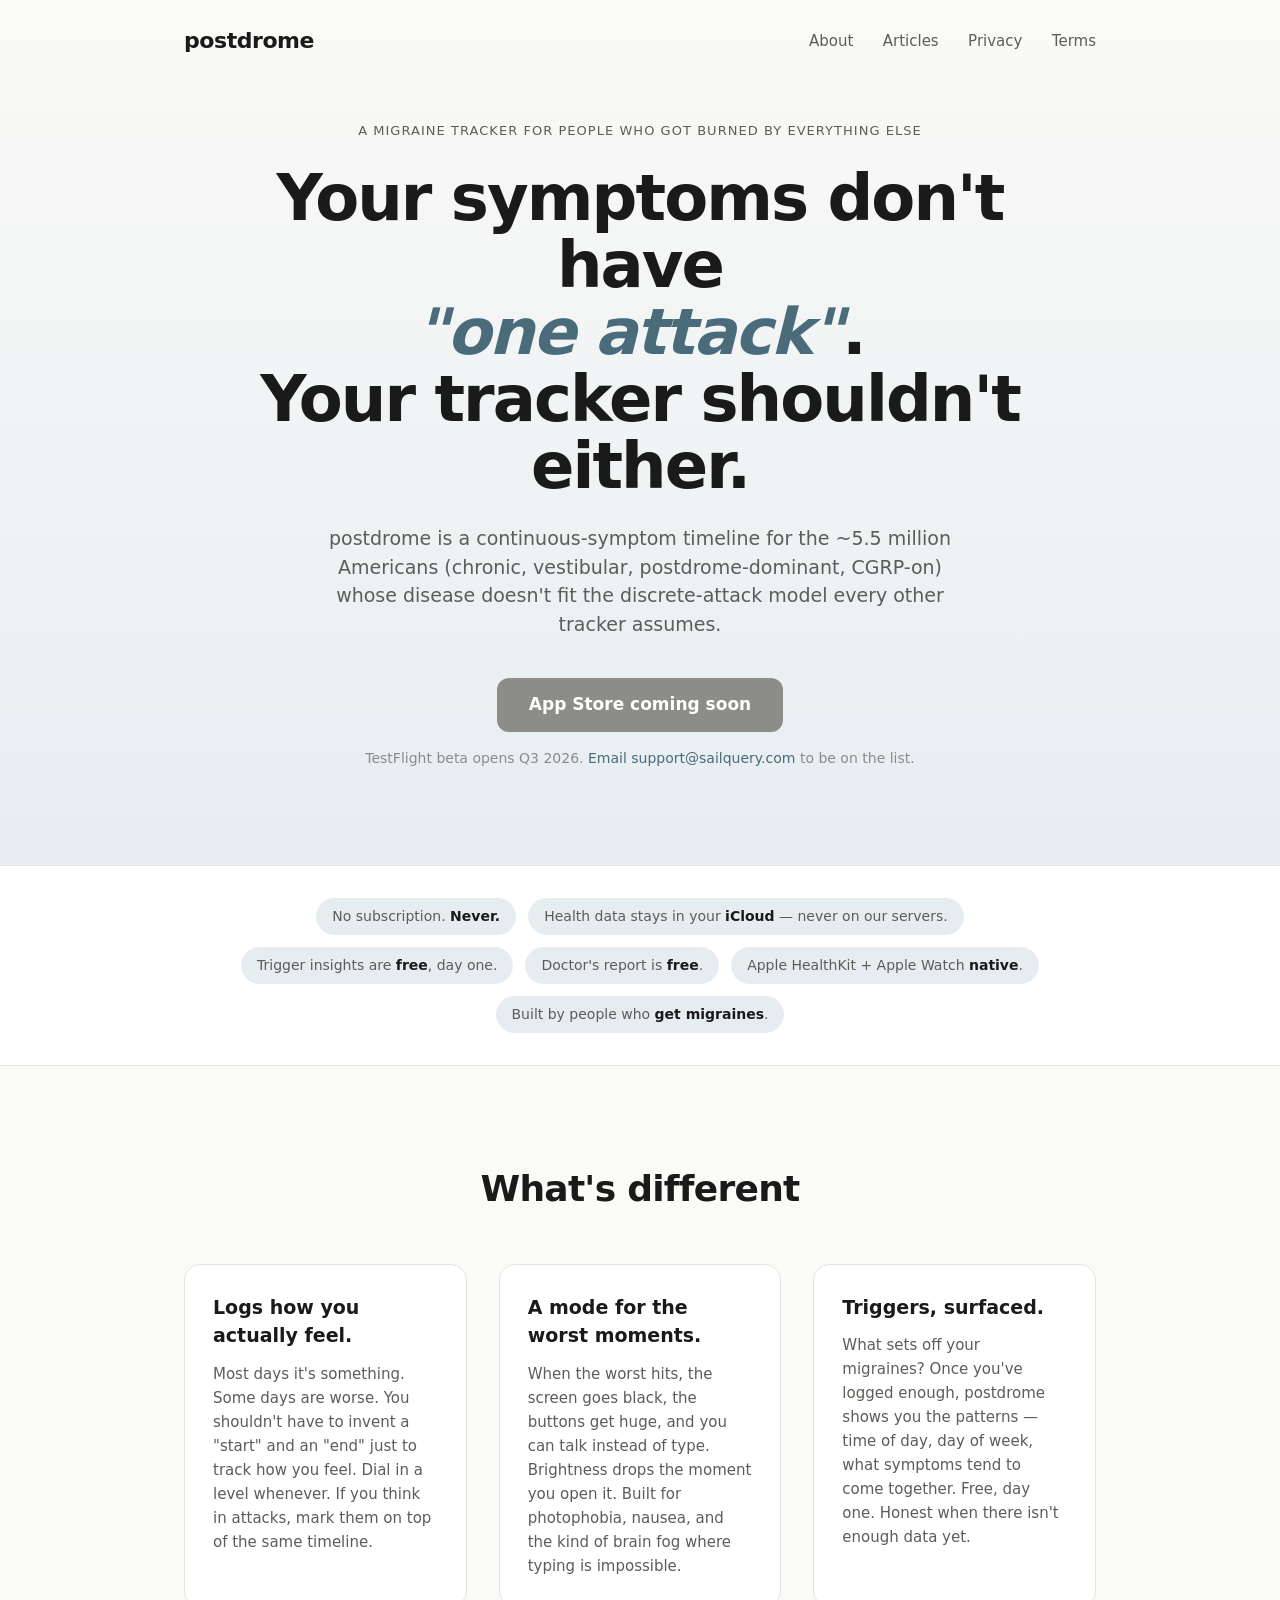
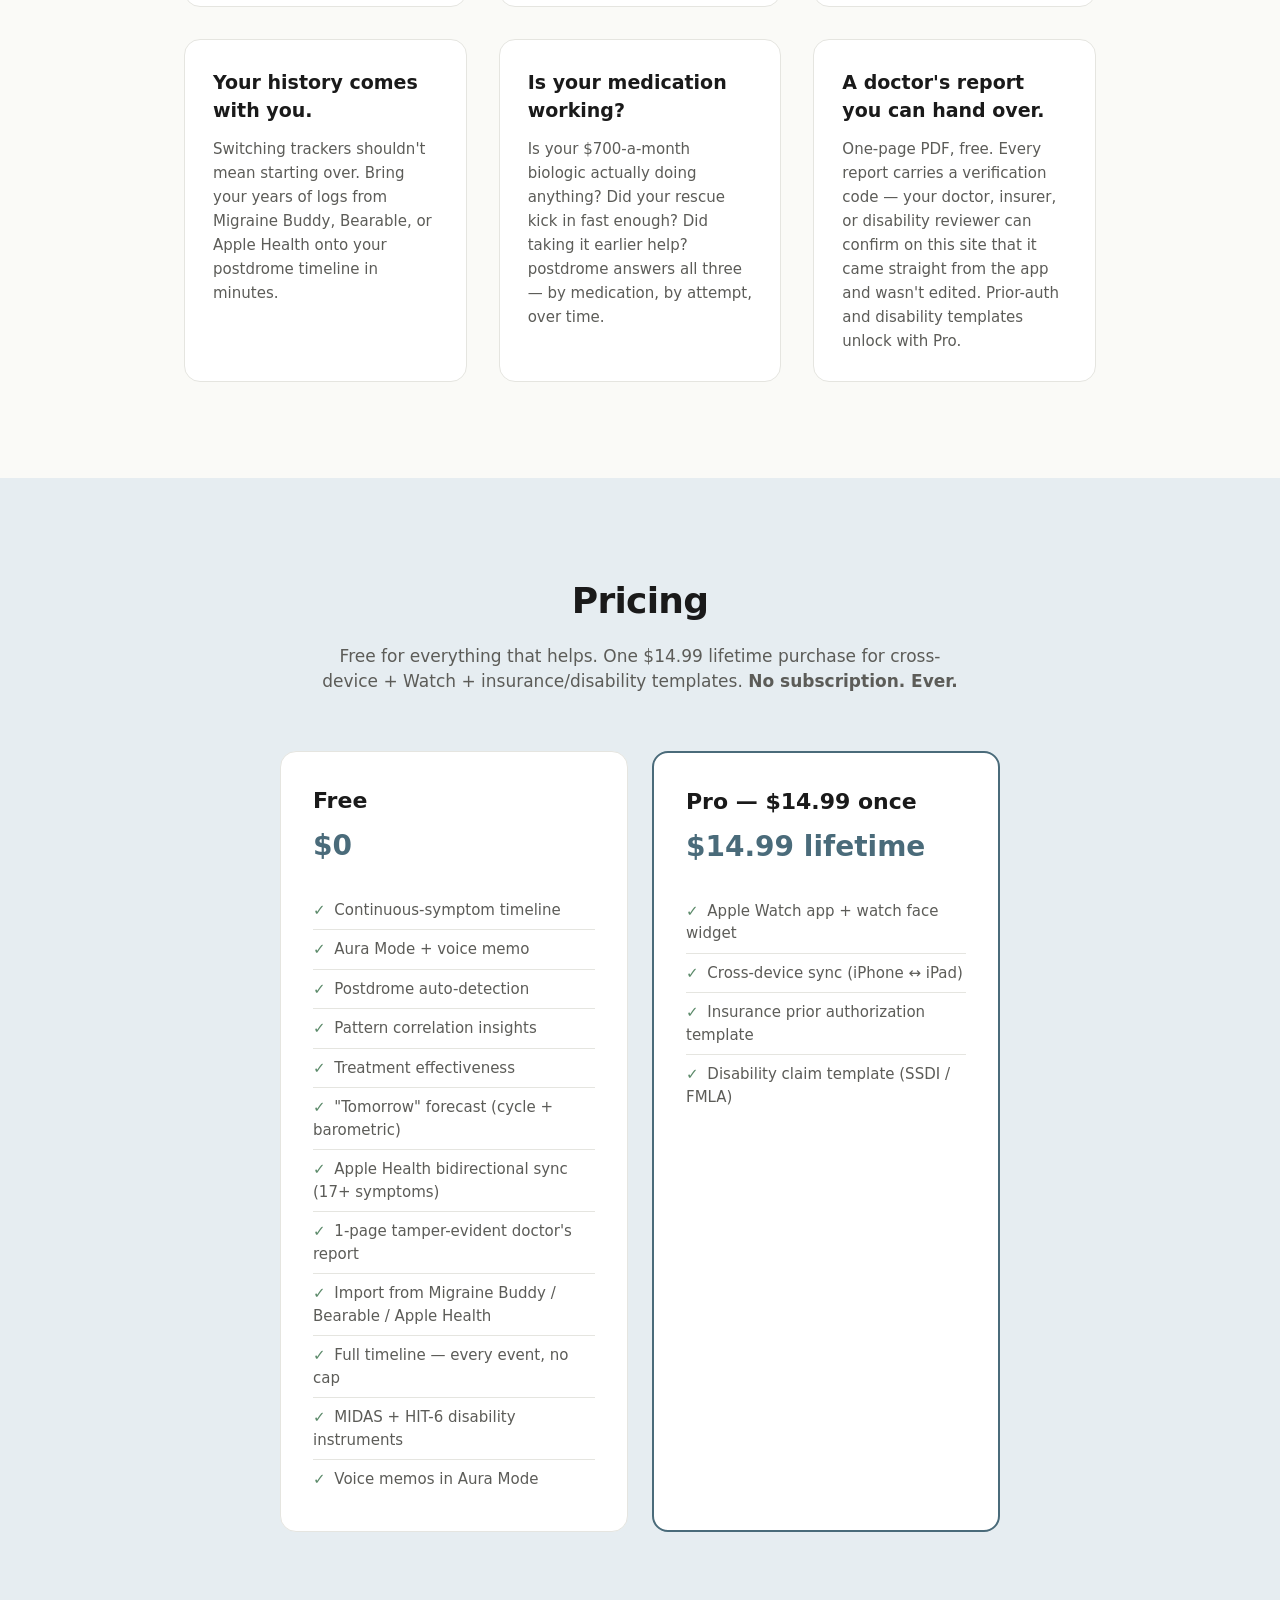
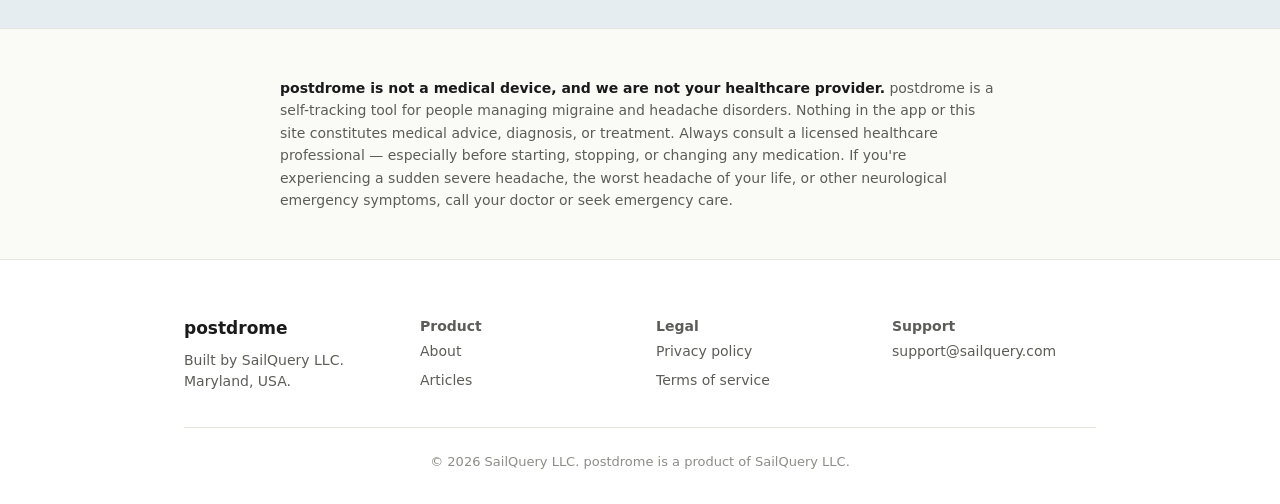
<file: index.html>
<!DOCTYPE html>
<html lang="en">
<head>
  <meta charset="UTF-8">
  <meta name="viewport" content="width=device-width, initial-scale=1.0">
  <title>postdrome — the migraine tracker for people whose symptoms don't fit "one attack"</title>
  <meta name="description" content="postdrome is a continuous-symptom migraine tracker for chronic and vestibular sufferers. Free trigger insights, free doctor's report, no subscription ever. Health data stays in your iCloud.">
  <meta name="keywords" content="migraine tracker, vestibular migraine, chronic migraine, headache tracker, migraine app, postdrome, no subscription">

  <!-- Open Graph -->
  <meta property="og:type" content="website">
  <meta property="og:title" content="postdrome — the migraine tracker that doesn't paywall the answer">
  <meta property="og:description" content="Continuous-symptom timeline. Free trigger insights. Free doctor's report. No subscription, ever. Health data stays in your iCloud.">
  <meta property="og:url" content="https://postdrome.app">

  <!-- schema.org -->
  <script type="application/ld+json">
  {
    "@context": "https://schema.org",
    "@type": "SoftwareApplication",
    "name": "postdrome",
    "applicationCategory": "HealthApplication",
    "operatingSystem": "iOS",
    "offers": {
      "@type": "Offer",
      "price": "0",
      "priceCurrency": "USD"
    },
    "publisher": {
      "@type": "Organization",
      "name": "SailQuery LLC"
    }
  }
  </script>

  <link rel="stylesheet" href="/styles.css">
  <link rel="icon" type="image/svg+xml" href="/assets/favicon.svg">
  <link rel="icon" type="image/png" href="/assets/favicon.png">
  <link rel="apple-touch-icon" href="/assets/favicon.png">
</head>
<body>

<header class="hero">
  <nav>
    <div class="logo">postdrome</div>
    <div class="nav-links">
      <a href="/about">About</a>
      <a href="/articles">Articles</a>
      <a href="/legal/privacy">Privacy</a>
      <a href="/legal/terms">Terms</a>
    </div>
  </nav>

  <div class="hero-content">
    <p class="eyebrow">A migraine tracker for people who got burned by everything else</p>
    <h1>Your symptoms don't have<br><em>"one attack"</em>.<br>Your tracker shouldn't either.</h1>
    <p class="subhead">postdrome is a continuous-symptom timeline for the ~5.5 million Americans (chronic, vestibular, postdrome-dominant, CGRP-on) whose disease doesn't fit the discrete-attack model every other tracker assumes.</p>
    <a href="#" class="cta-primary disabled" aria-disabled="true">App Store coming soon</a>
    <p class="cta-note">TestFlight beta opens Q3 2026. <a href="mailto:support@sailquery.com?subject=postdrome%20beta">Email support@sailquery.com</a> to be on the list.</p>
  </div>
</header>

<section class="trust-pills">
  <div class="container">
    <ul>
      <li>No subscription. <strong>Never.</strong></li>
      <li>Health data stays in your <strong>iCloud</strong> &mdash; never on our servers.</li>
      <li>Trigger insights are <strong>free</strong>, day one.</li>
      <li>Doctor's report is <strong>free</strong>.</li>
      <li>Apple HealthKit + Apple Watch <strong>native</strong>.</li>
      <li>Built by people who <strong>get migraines</strong>.</li>
    </ul>
  </div>
</section>

<section class="how">
  <div class="container">
    <h2>What's different</h2>
    <div class="how-grid">
      <div class="how-item">
        <h3>Logs how you actually feel.</h3>
        <p>Most days it's something. Some days are worse. You shouldn't have to invent a "start" and an "end" just to track how you feel. Dial in a level whenever. If you think in attacks, mark them on top of the same timeline.</p>
      </div>
      <div class="how-item">
        <h3>A mode for the worst moments.</h3>
        <p>When the worst hits, the screen goes black, the buttons get huge, and you can talk instead of type. Brightness drops the moment you open it. Built for photophobia, nausea, and the kind of brain fog where typing is impossible.</p>
      </div>
      <div class="how-item">
        <h3>Triggers, surfaced.</h3>
        <p>What sets off your migraines? Once you've logged enough, postdrome shows you the patterns &mdash; time of day, day of week, what symptoms tend to come together. Free, day one. Honest when there isn't enough data yet.</p>
      </div>
      <div class="how-item">
        <h3>Your history comes with you.</h3>
        <p>Switching trackers shouldn't mean starting over. Bring your years of logs from Migraine Buddy, Bearable, or Apple Health onto your postdrome timeline in minutes.</p>
      </div>
      <div class="how-item">
        <h3>Is your medication working?</h3>
        <p>Is your $700-a-month biologic actually doing anything? Did your rescue kick in fast enough? Did taking it earlier help? postdrome answers all three &mdash; by medication, by attempt, over time.</p>
      </div>
      <div class="how-item">
        <h3>A doctor's report you can hand over.</h3>
        <p>One-page PDF, free. Every report carries a verification code &mdash; your doctor, insurer, or disability reviewer can confirm on this site that it came straight from the app and wasn't edited. Prior-auth and disability templates unlock with Pro.</p>
      </div>
    </div>
  </div>
</section>

<section class="pricing">
  <div class="container">
    <h2>Pricing</h2>
    <p class="pricing-subtitle">Free for everything that helps. One $14.99 lifetime purchase for cross-device + Watch + insurance/disability templates. <strong>No subscription. Ever.</strong></p>

    <div class="pricing-grid">
      <div class="tier">
        <h3>Free</h3>
        <p class="price">$0</p>
        <ul>
          <li>Continuous-symptom timeline</li>
          <li>Aura Mode + voice memo</li>
          <li>Postdrome auto-detection</li>
          <li>Pattern correlation insights</li>
          <li>Treatment effectiveness</li>
          <li>"Tomorrow" forecast (cycle + barometric)</li>
          <li>Apple Health bidirectional sync (17+ symptoms)</li>
          <li>1-page tamper-evident doctor's report</li>
          <li>Import from Migraine Buddy / Bearable / Apple Health</li>
          <li>Full timeline &mdash; every event, no cap</li>
          <li>MIDAS + HIT-6 disability instruments</li>
          <li>Voice memos in Aura Mode</li>
        </ul>
      </div>
      <div class="tier highlight">
        <h3>Pro &mdash; $14.99 once</h3>
        <p class="price">$14.99 lifetime</p>
        <ul>
          <li>Apple Watch app + watch face widget</li>
          <li>Cross-device sync (iPhone &harr; iPad)</li>
          <li>Insurance prior authorization template</li>
          <li>Disability claim template (SSDI / FMLA)</li>
        </ul>
      </div>
    </div>
  </div>
</section>

<section class="health-disclaimer">
  <div class="container">
    <p><strong>postdrome is not a medical device, and we are not your healthcare provider.</strong> postdrome is a self-tracking tool for people managing migraine and headache disorders. Nothing in the app or this site constitutes medical advice, diagnosis, or treatment. Always consult a licensed healthcare professional &mdash; especially before starting, stopping, or changing any medication. If you're experiencing a sudden severe headache, the worst headache of your life, or other neurological emergency symptoms, call your doctor or seek emergency care.</p>
  </div>
</section>

<footer>
  <div class="container">
    <div class="footer-grid">
      <div>
        <p class="logo">postdrome</p>
        <p>Built by SailQuery LLC. Maryland, USA.</p>
      </div>
      <div>
        <p><strong>Product</strong></p>
        <a href="/about">About</a>
        <a href="/articles">Articles</a>
      </div>
      <div>
        <p><strong>Legal</strong></p>
        <a href="/legal/privacy">Privacy policy</a>
        <a href="/legal/terms">Terms of service</a>
      </div>
      <div>
        <p><strong>Support</strong></p>
        <a href="mailto:support@sailquery.com">support@sailquery.com</a>
      </div>
    </div>
    <p class="copyright">&copy; 2026 SailQuery LLC. postdrome is a product of SailQuery LLC.</p>
  </div>
</footer>

</body>
</html>
</file>
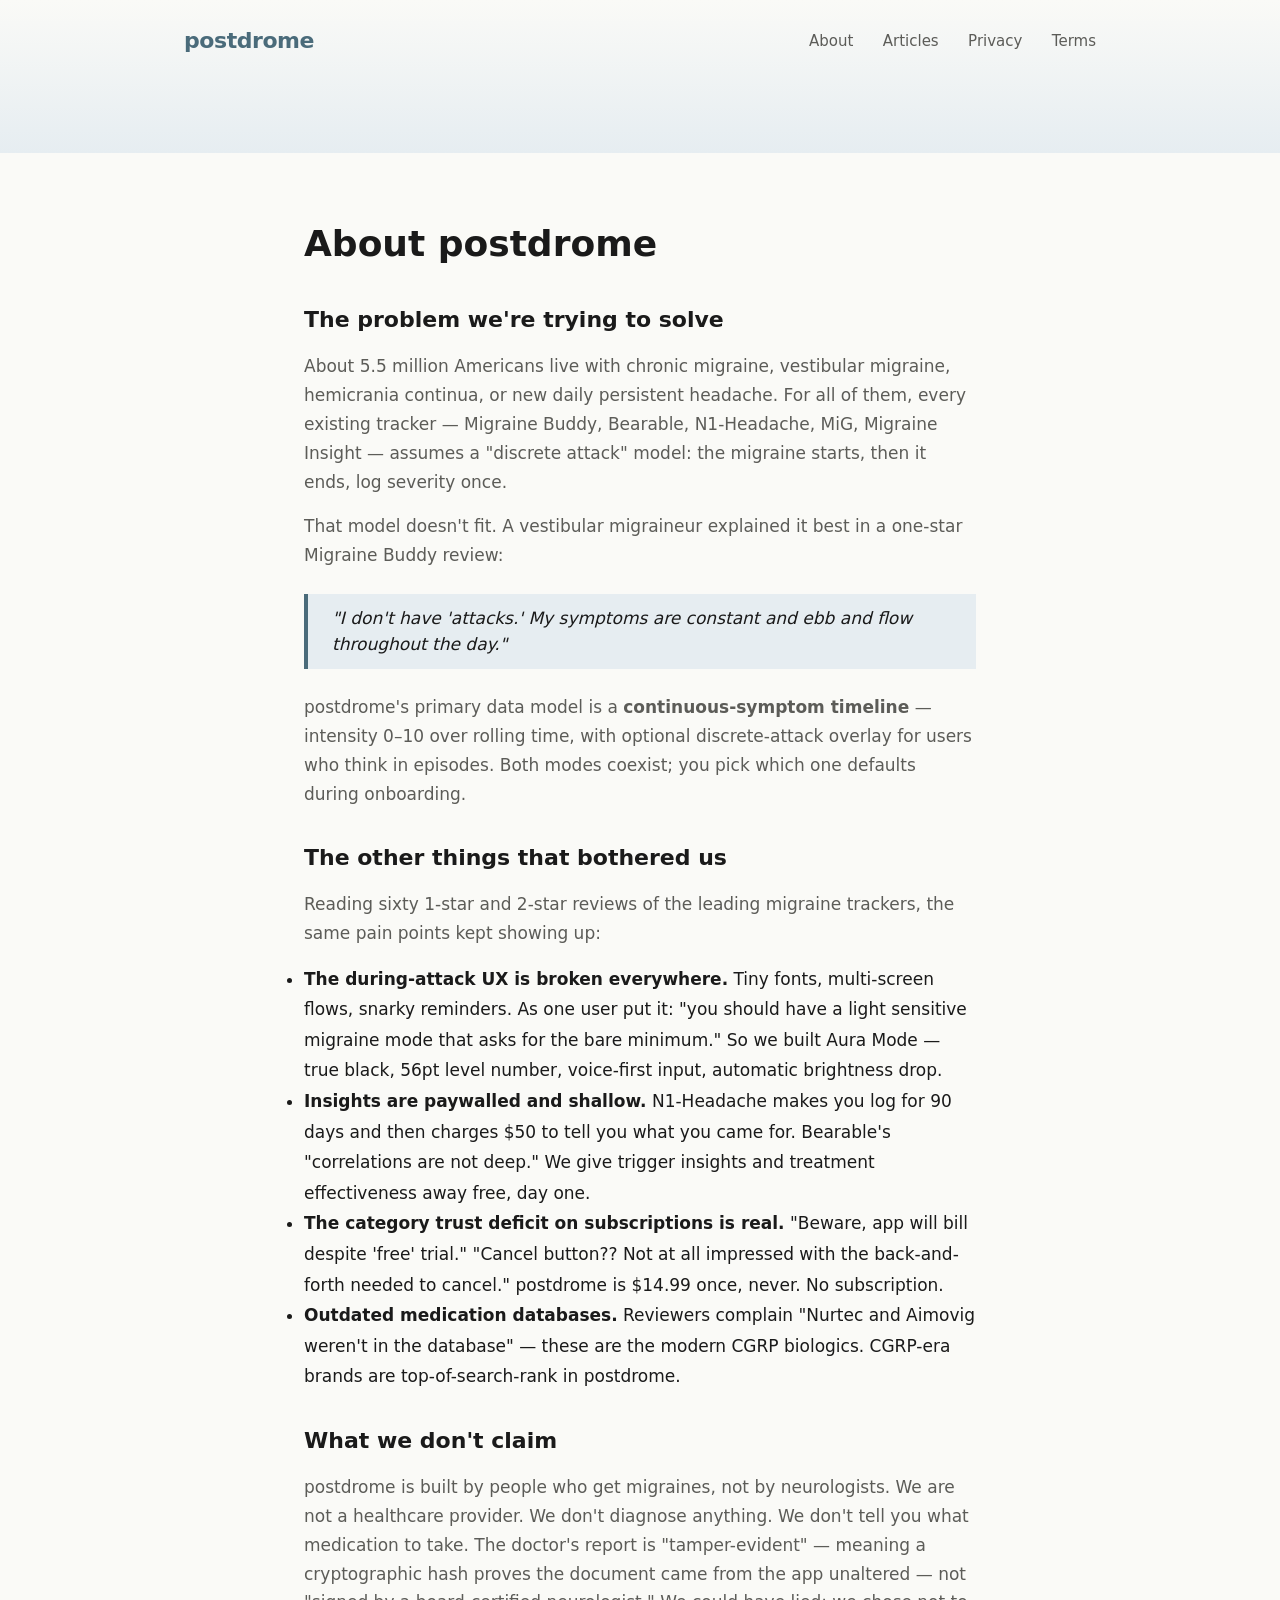
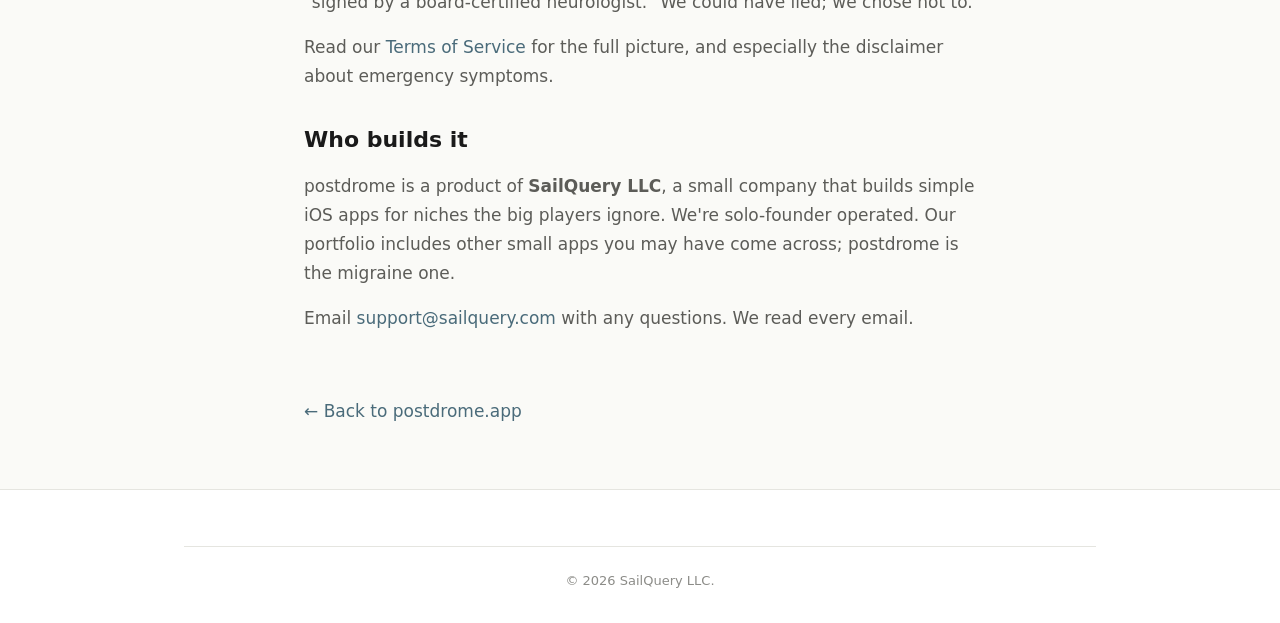
<file: about/index.html>
<!DOCTYPE html>
<html lang="en">
<head>
  <meta charset="UTF-8">
  <meta name="viewport" content="width=device-width, initial-scale=1.0">
  <title>About — postdrome</title>
  <meta name="description" content="Why postdrome exists. Built for the chronic and vestibular migraine sufferers other apps weren't designed for.">
  <link rel="stylesheet" href="/styles.css">
  <link rel="icon" type="image/svg+xml" href="/assets/favicon.svg">
  <link rel="icon" type="image/png" href="/assets/favicon.png">
  <link rel="apple-touch-icon" href="/assets/favicon.png">
</head>
<body>

<header class="hero" style="padding-bottom: 32px;">
  <nav>
    <div class="logo"><a href="/">postdrome</a></div>
    <div class="nav-links">
      <a href="/about">About</a>
      <a href="/articles">Articles</a>
      <a href="/legal/privacy">Privacy</a>
      <a href="/legal/terms">Terms</a>
    </div>
  </nav>
</header>

<main class="legal">
  <h1>About postdrome</h1>

  <h2>The problem we're trying to solve</h2>
  <p>About 5.5 million Americans live with chronic migraine, vestibular migraine, hemicrania continua, or new daily persistent headache. For all of them, every existing tracker — Migraine Buddy, Bearable, N1-Headache, MiG, Migraine Insight — assumes a "discrete attack" model: the migraine starts, then it ends, log severity once.</p>
  <p>That model doesn't fit. A vestibular migraineur explained it best in a one-star Migraine Buddy review:</p>
  <blockquote style="border-left: 4px solid #4a6b7a; padding: 12px 24px; background: #e6edf1; margin: 24px 0; font-style: italic;">
    "I don't have 'attacks.' My symptoms are constant and ebb and flow throughout the day."
  </blockquote>
  <p>postdrome's primary data model is a <strong>continuous-symptom timeline</strong> — intensity 0–10 over rolling time, with optional discrete-attack overlay for users who think in episodes. Both modes coexist; you pick which one defaults during onboarding.</p>

  <h2>The other things that bothered us</h2>
  <p>Reading sixty 1-star and 2-star reviews of the leading migraine trackers, the same pain points kept showing up:</p>
  <ul style="margin-bottom: 24px; line-height: 1.8;">
    <li><strong>The during-attack UX is broken everywhere.</strong> Tiny fonts, multi-screen flows, snarky reminders. As one user put it: "you should have a light sensitive migraine mode that asks for the bare minimum." So we built Aura Mode — true black, 56pt level number, voice-first input, automatic brightness drop.</li>
    <li><strong>Insights are paywalled and shallow.</strong> N1-Headache makes you log for 90 days and then charges $50 to tell you what you came for. Bearable's "correlations are not deep." We give trigger insights and treatment effectiveness away free, day one.</li>
    <li><strong>The category trust deficit on subscriptions is real.</strong> "Beware, app will bill despite 'free' trial." "Cancel button?? Not at all impressed with the back-and-forth needed to cancel." postdrome is $14.99 once, never. No subscription.</li>
    <li><strong>Outdated medication databases.</strong> Reviewers complain "Nurtec and Aimovig weren't in the database" — these are the modern CGRP biologics. CGRP-era brands are top-of-search-rank in postdrome.</li>
  </ul>

  <h2>What we don't claim</h2>
  <p>postdrome is built by people who get migraines, not by neurologists. We are not a healthcare provider. We don't diagnose anything. We don't tell you what medication to take. The doctor's report is "tamper-evident" — meaning a cryptographic hash proves the document came from the app unaltered — not "signed by a board-certified neurologist." We could have lied; we chose not to.</p>
  <p>Read our <a href="/legal/terms">Terms of Service</a> for the full picture, and especially the disclaimer about emergency symptoms.</p>

  <h2>Who builds it</h2>
  <p>postdrome is a product of <strong>SailQuery LLC</strong>, a small company that builds simple iOS apps for niches the big players ignore. We're solo-founder operated. Our portfolio includes other small apps you may have come across; postdrome is the migraine one.</p>
  <p>Email <a href="mailto:support@sailquery.com">support@sailquery.com</a> with any questions. We read every email.</p>

  <p style="margin-top: 64px;"><a href="/">&larr; Back to postdrome.app</a></p>
</main>

<footer>
  <div class="container">
    <p class="copyright">&copy; 2026 SailQuery LLC.</p>
  </div>
</footer>

</body>
</html>
</file>
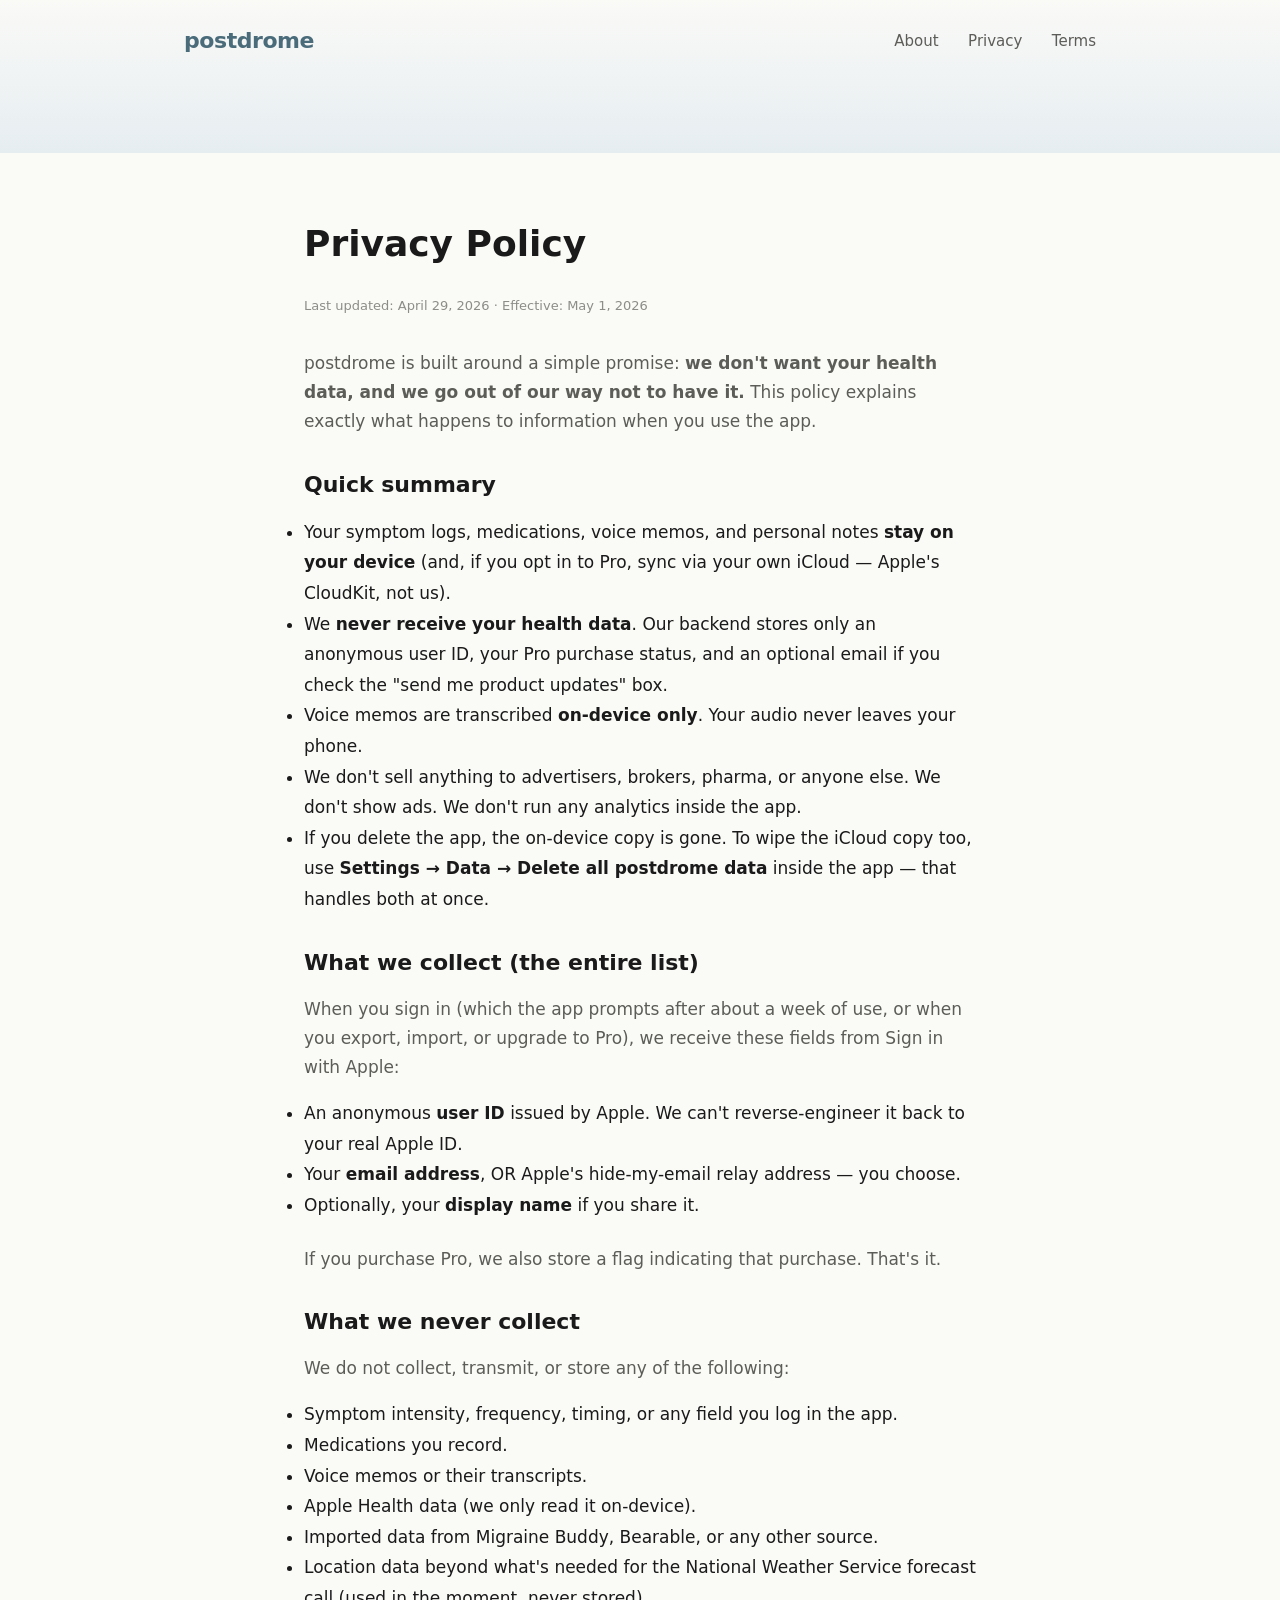
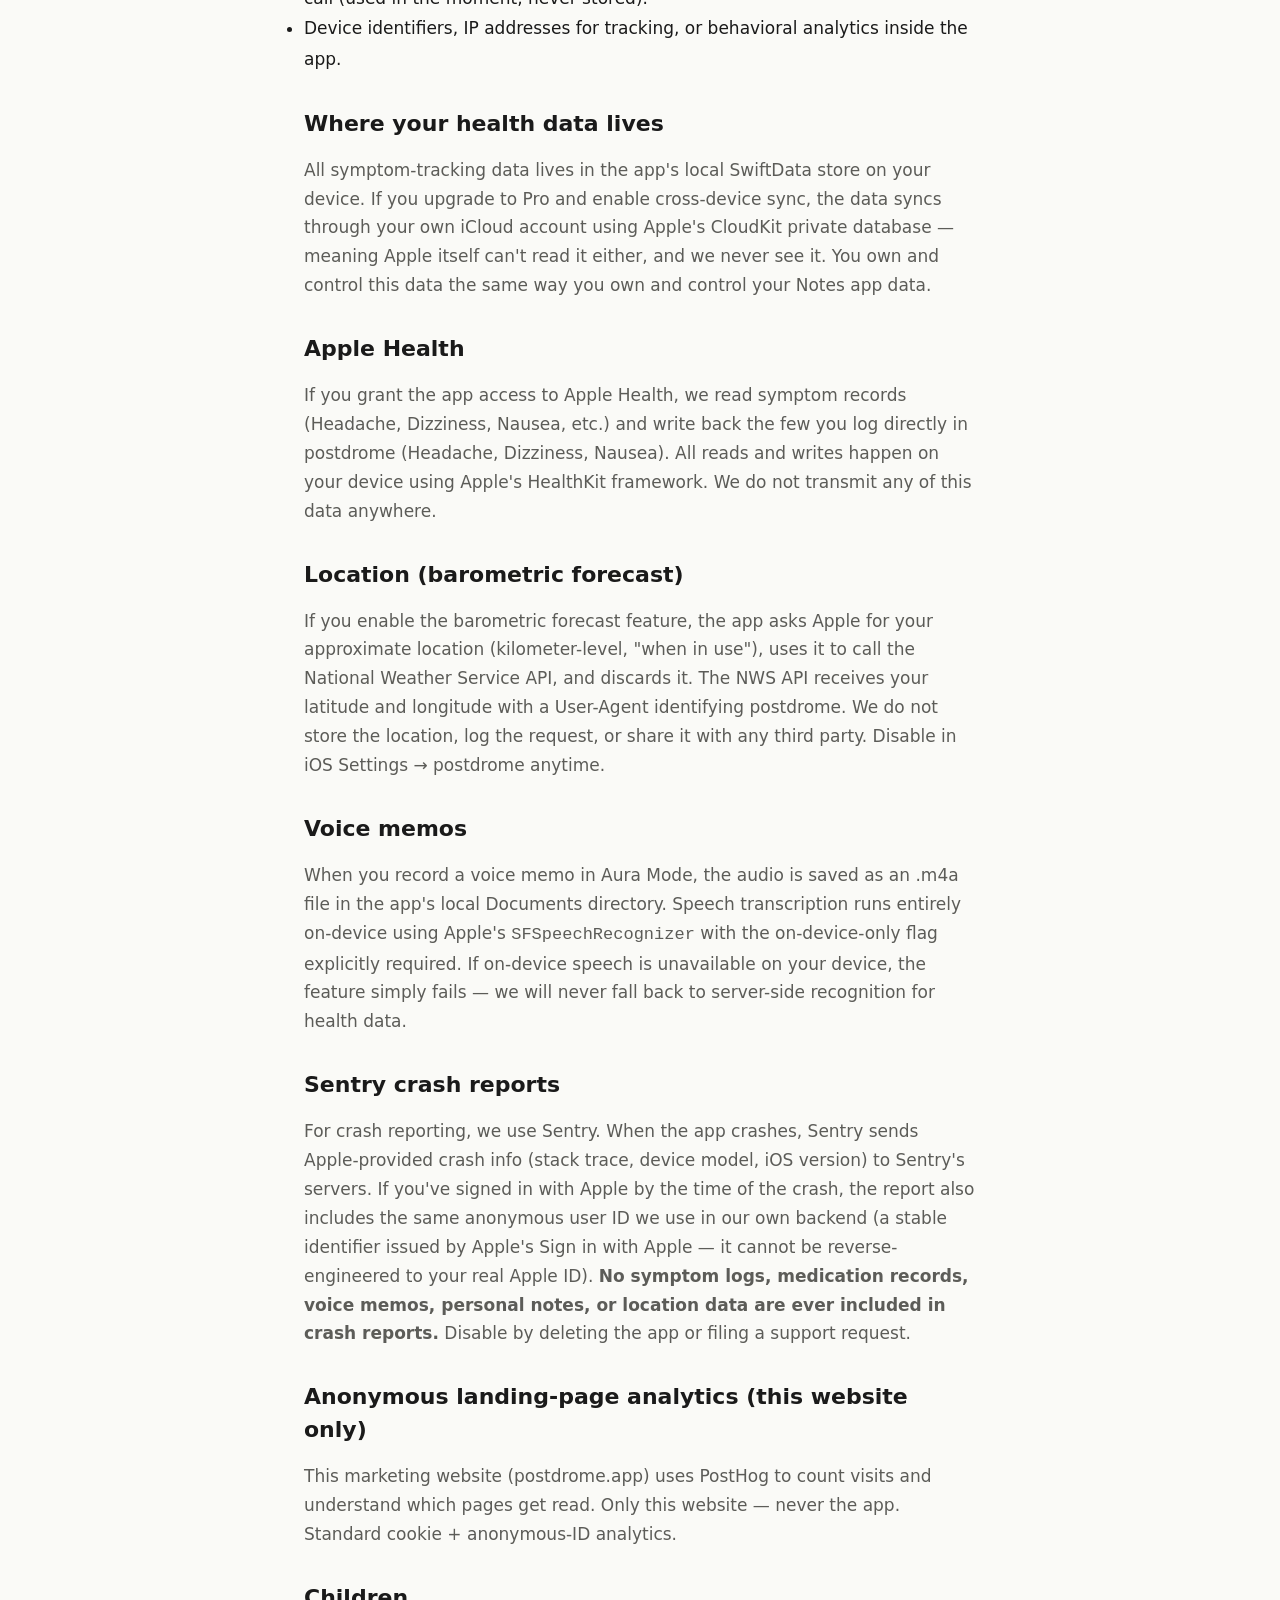
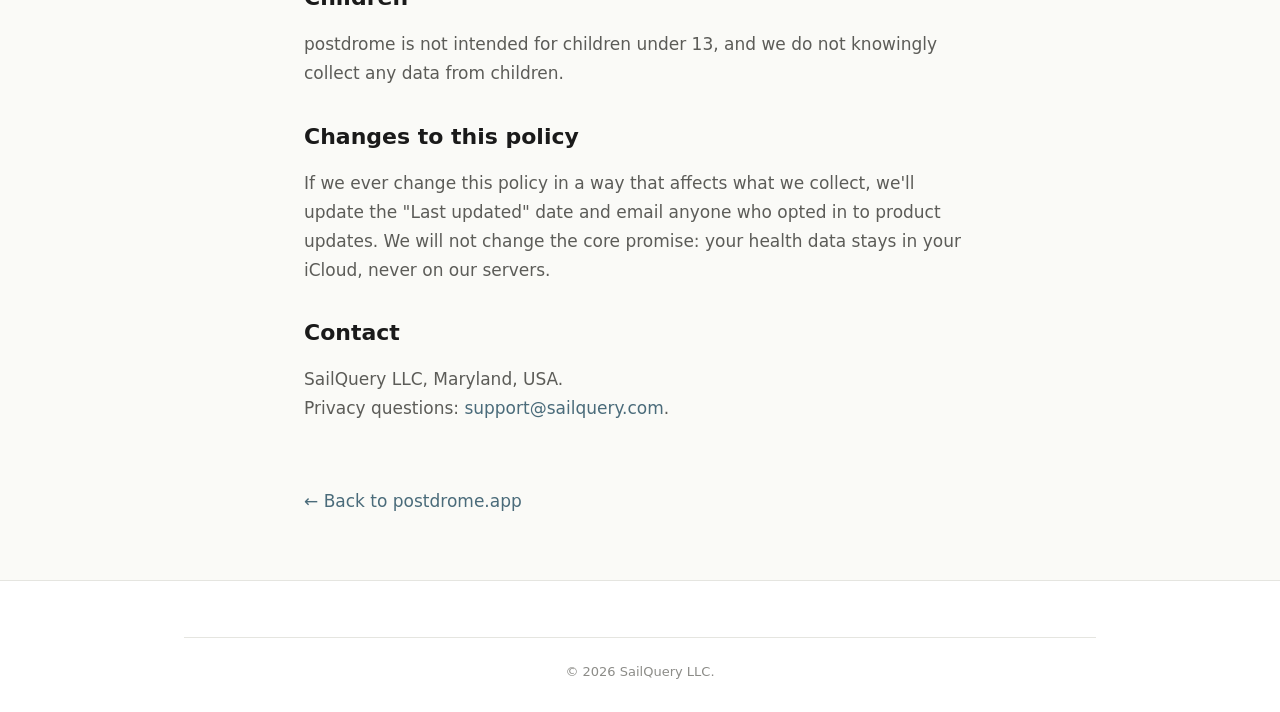
<file: legal/privacy.html>
<!DOCTYPE html>
<html lang="en">
<head>
  <meta charset="UTF-8">
  <meta name="viewport" content="width=device-width, initial-scale=1.0">
  <title>Privacy Policy — postdrome</title>
  <meta name="description" content="Privacy policy for postdrome. Health data stays in your iCloud — never on our servers.">
  <link rel="stylesheet" href="/styles.css">
  <link rel="icon" type="image/svg+xml" href="/assets/favicon.svg">
  <link rel="icon" type="image/png" href="/assets/favicon.png">
  <link rel="apple-touch-icon" href="/assets/favicon.png">
</head>
<body>

<header class="hero" style="padding-bottom: 32px;">
  <nav>
    <div class="logo"><a href="/">postdrome</a></div>
    <div class="nav-links">
      <a href="/about">About</a>
      <a href="/legal/privacy">Privacy</a>
      <a href="/legal/terms">Terms</a>
    </div>
  </nav>
</header>

<main class="legal">
  <h1>Privacy Policy</h1>
  <p class="meta">Last updated: April 29, 2026 · Effective: May 1, 2026</p>

  <p>postdrome is built around a simple promise: <strong>we don't want your health data, and we go out of our way not to have it.</strong> This policy explains exactly what happens to information when you use the app.</p>

  <h2>Quick summary</h2>
  <p>
  <ul style="margin-bottom: 24px; line-height: 1.8;">
    <li>Your symptom logs, medications, voice memos, and personal notes <strong>stay on your device</strong> (and, if you opt in to Pro, sync via your own iCloud — Apple's CloudKit, not us).</li>
    <li>We <strong>never receive your health data</strong>. Our backend stores only an anonymous user ID, your Pro purchase status, and an optional email if you check the "send me product updates" box.</li>
    <li>Voice memos are transcribed <strong>on-device only</strong>. Your audio never leaves your phone.</li>
    <li>We don't sell anything to advertisers, brokers, pharma, or anyone else. We don't show ads. We don't run any analytics inside the app.</li>
    <li>If you delete the app, the on-device copy is gone. To wipe the iCloud copy too, use <strong>Settings &rarr; Data &rarr; Delete all postdrome data</strong> inside the app — that handles both at once.</li>
  </ul>

  <h2>What we collect (the entire list)</h2>
  <p>When you sign in (which the app prompts after about a week of use, or when you export, import, or upgrade to Pro), we receive these fields from Sign in with Apple:</p>
  <ul style="margin-bottom: 24px; line-height: 1.8;">
    <li>An anonymous <strong>user ID</strong> issued by Apple. We can't reverse-engineer it back to your real Apple ID.</li>
    <li>Your <strong>email address</strong>, OR Apple's hide-my-email relay address — you choose.</li>
    <li>Optionally, your <strong>display name</strong> if you share it.</li>
  </ul>
  <p>If you purchase Pro, we also store a flag indicating that purchase. That's it.</p>

  <h2>What we never collect</h2>
  <p>We do not collect, transmit, or store any of the following:</p>
  <ul style="margin-bottom: 24px; line-height: 1.8;">
    <li>Symptom intensity, frequency, timing, or any field you log in the app.</li>
    <li>Medications you record.</li>
    <li>Voice memos or their transcripts.</li>
    <li>Apple Health data (we only read it on-device).</li>
    <li>Imported data from Migraine Buddy, Bearable, or any other source.</li>
    <li>Location data beyond what's needed for the National Weather Service forecast call (used in the moment, never stored).</li>
    <li>Device identifiers, IP addresses for tracking, or behavioral analytics inside the app.</li>
  </ul>

  <h2>Where your health data lives</h2>
  <p>All symptom-tracking data lives in the app's local SwiftData store on your device. If you upgrade to Pro and enable cross-device sync, the data syncs through your own iCloud account using Apple's CloudKit private database — meaning Apple itself can't read it either, and we never see it. You own and control this data the same way you own and control your Notes app data.</p>

  <h2>Apple Health</h2>
  <p>If you grant the app access to Apple Health, we read symptom records (Headache, Dizziness, Nausea, etc.) and write back the few you log directly in postdrome (Headache, Dizziness, Nausea). All reads and writes happen on your device using Apple's HealthKit framework. We do not transmit any of this data anywhere.</p>

  <h2>Location (barometric forecast)</h2>
  <p>If you enable the barometric forecast feature, the app asks Apple for your approximate location (kilometer-level, "when in use"), uses it to call the National Weather Service API, and discards it. The NWS API receives your latitude and longitude with a User-Agent identifying postdrome. We do not store the location, log the request, or share it with any third party. Disable in iOS Settings → postdrome anytime.</p>

  <h2>Voice memos</h2>
  <p>When you record a voice memo in Aura Mode, the audio is saved as an .m4a file in the app's local Documents directory. Speech transcription runs entirely on-device using Apple's <code>SFSpeechRecognizer</code> with the on-device-only flag explicitly required. If on-device speech is unavailable on your device, the feature simply fails — we will never fall back to server-side recognition for health data.</p>

  <h2>Sentry crash reports</h2>
  <p>For crash reporting, we use Sentry. When the app crashes, Sentry sends Apple-provided crash info (stack trace, device model, iOS version) to Sentry's servers. If you've signed in with Apple by the time of the crash, the report also includes the same anonymous user ID we use in our own backend (a stable identifier issued by Apple's Sign in with Apple — it cannot be reverse-engineered to your real Apple ID). <strong>No symptom logs, medication records, voice memos, personal notes, or location data are ever included in crash reports.</strong> Disable by deleting the app or filing a support request.</p>

  <h2>Anonymous landing-page analytics (this website only)</h2>
  <p>This marketing website (postdrome.app) uses PostHog to count visits and understand which pages get read. Only this website — never the app. Standard cookie + anonymous-ID analytics.</p>

  <h2>Children</h2>
  <p>postdrome is not intended for children under 13, and we do not knowingly collect any data from children.</p>

  <h2>Changes to this policy</h2>
  <p>If we ever change this policy in a way that affects what we collect, we'll update the "Last updated" date and email anyone who opted in to product updates. We will not change the core promise: your health data stays in your iCloud, never on our servers.</p>

  <h2>Contact</h2>
  <p>SailQuery LLC, Maryland, USA.<br>Privacy questions: <a href="mailto:support@sailquery.com">support@sailquery.com</a>.</p>

  <p style="margin-top: 64px;"><a href="/">&larr; Back to postdrome.app</a></p>
</main>

<footer>
  <div class="container">
    <p class="copyright">&copy; 2026 SailQuery LLC.</p>
  </div>
</footer>

</body>
</html>
</file>
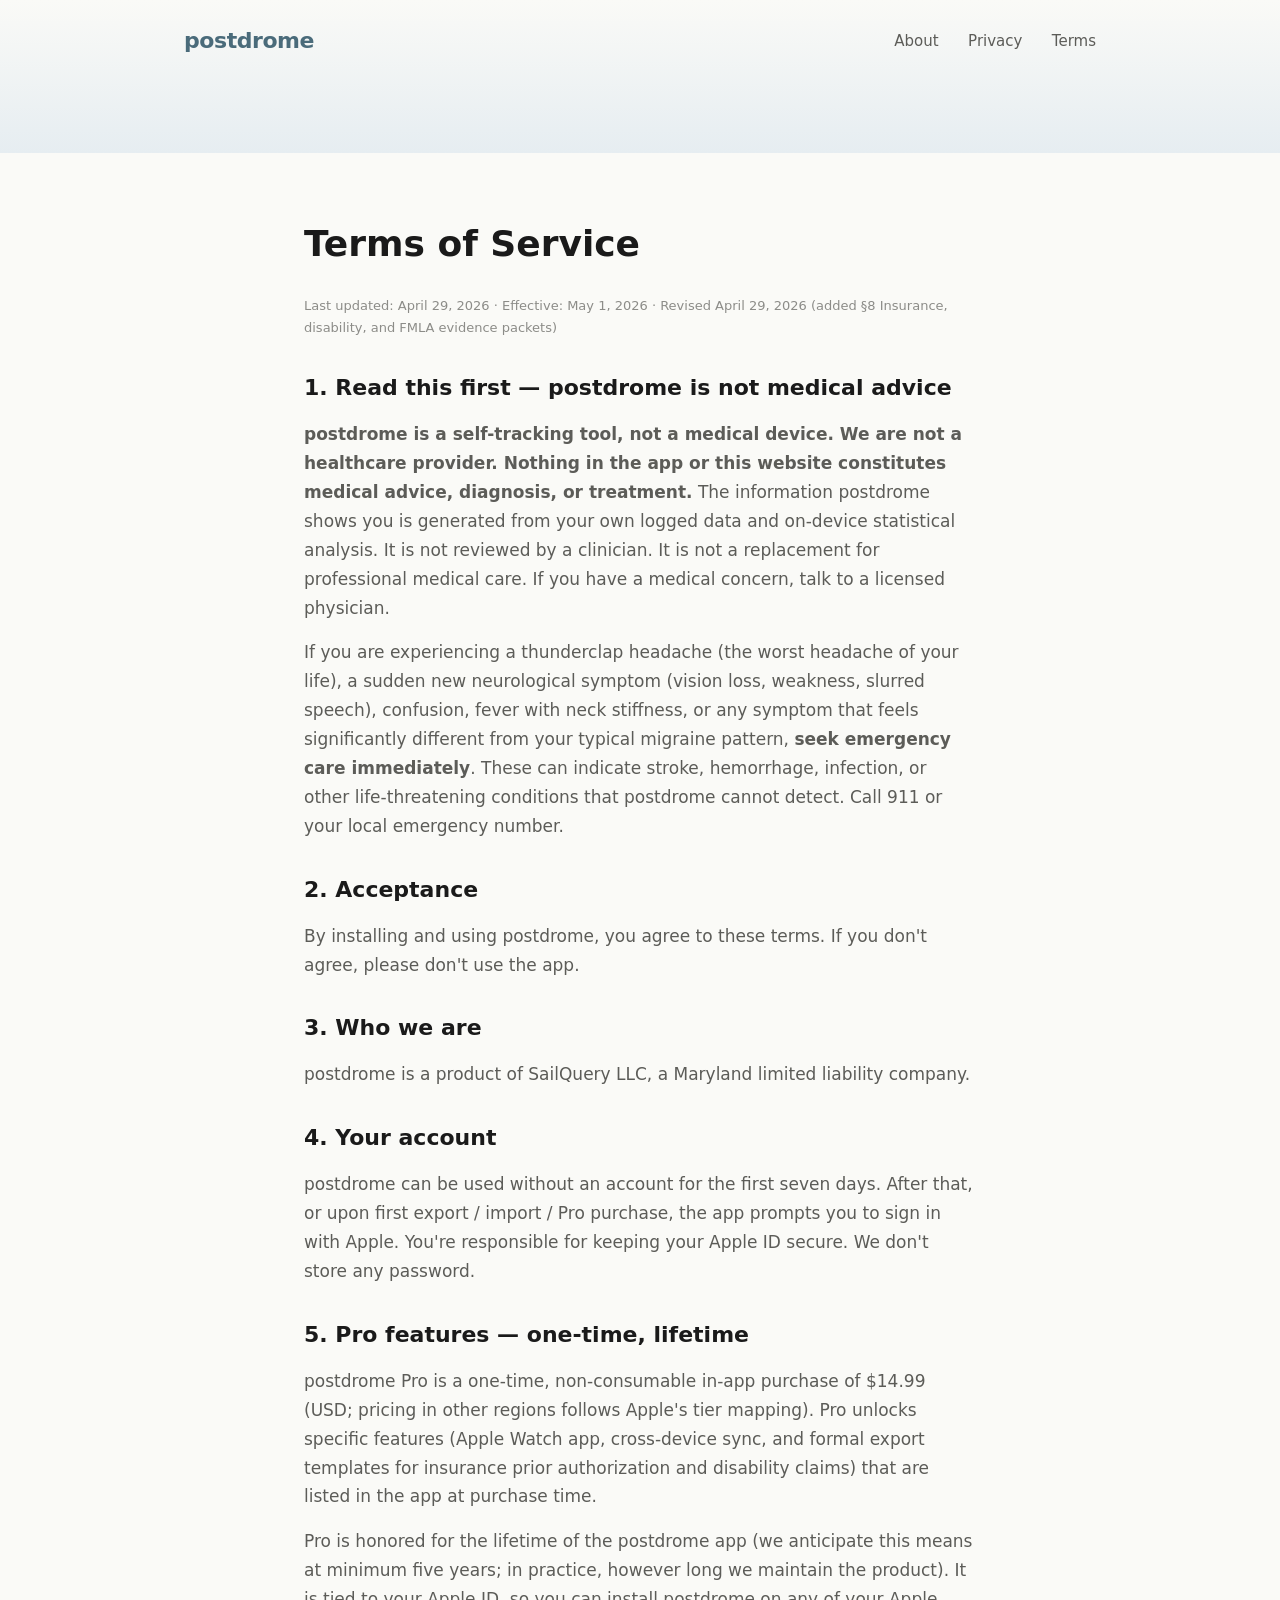
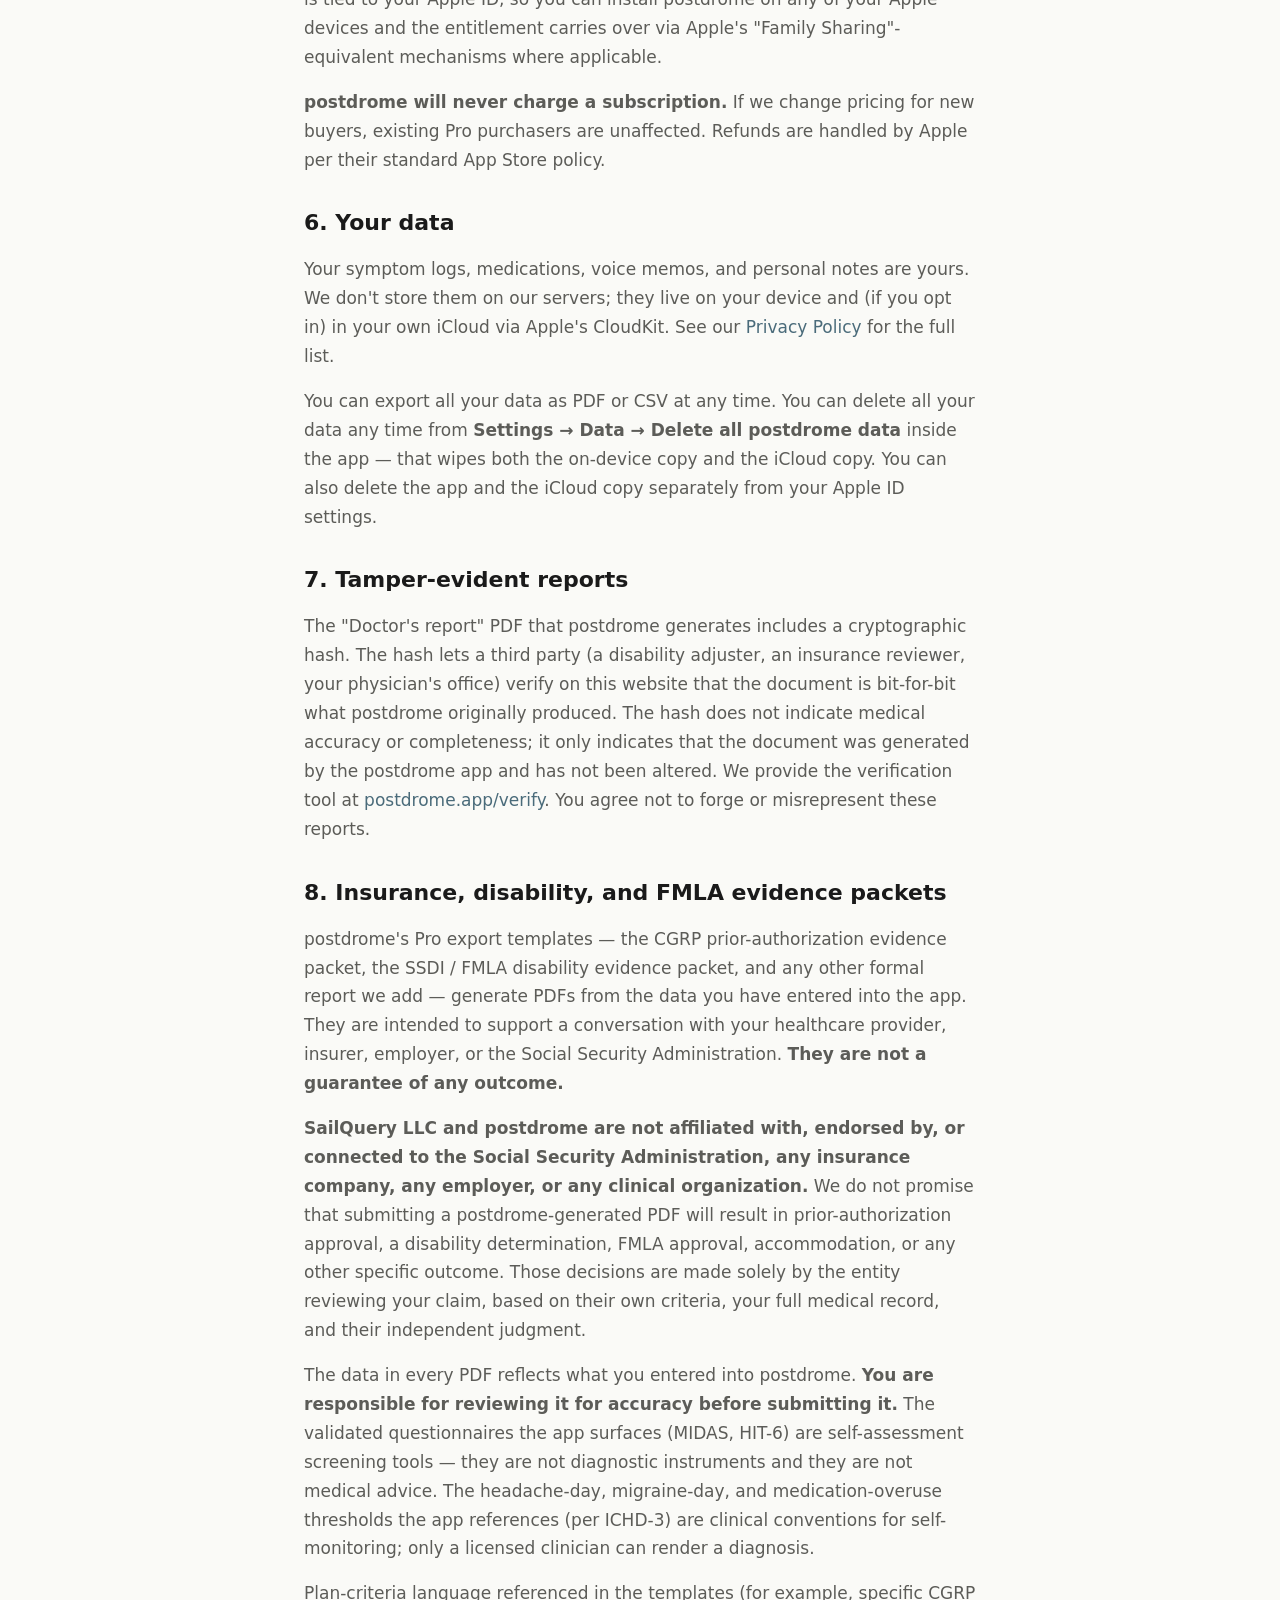
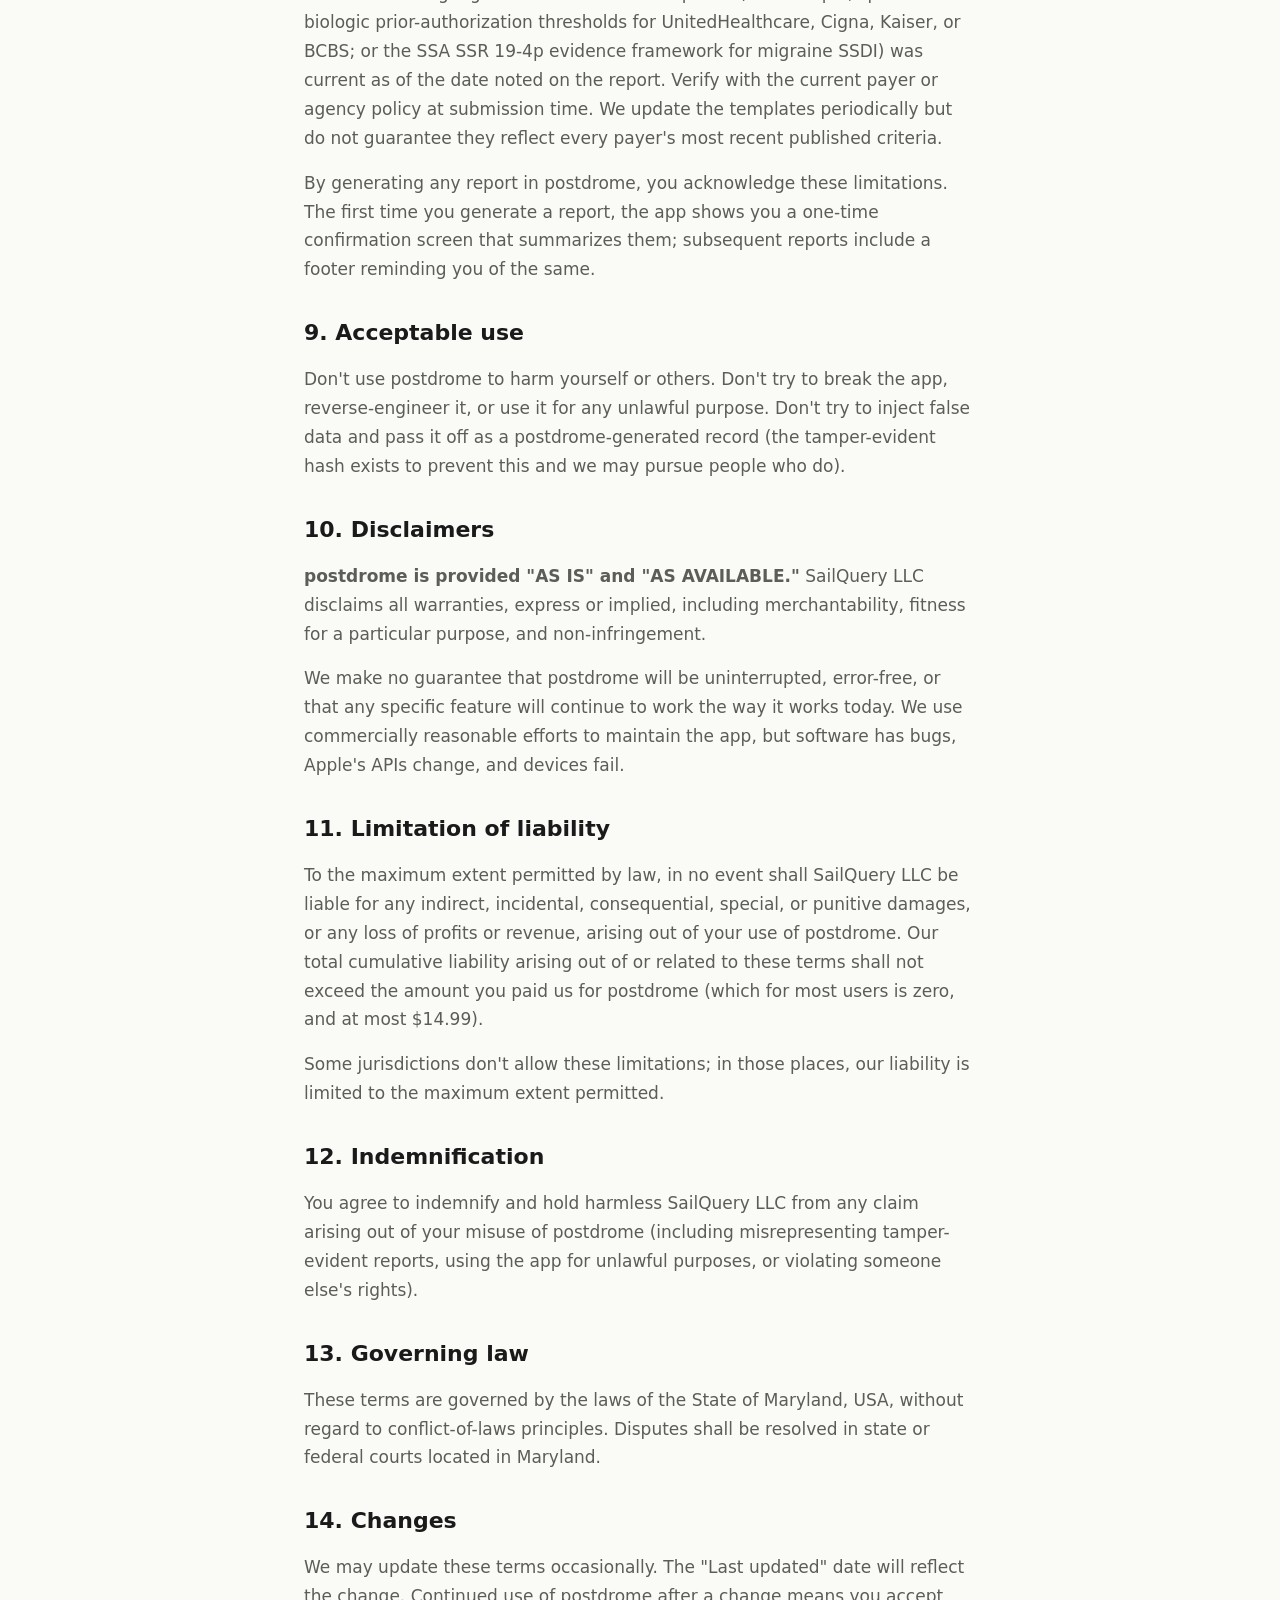
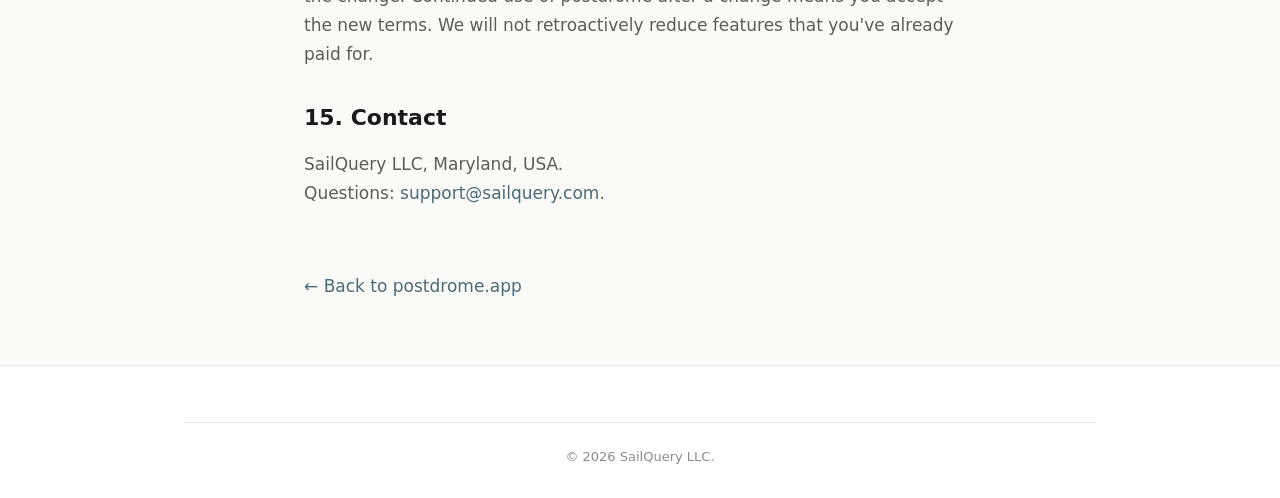
<file: legal/terms.html>
<!DOCTYPE html>
<html lang="en">
<head>
  <meta charset="UTF-8">
  <meta name="viewport" content="width=device-width, initial-scale=1.0">
  <title>Terms of Service — postdrome</title>
  <meta name="description" content="Terms of service for postdrome.">
  <link rel="stylesheet" href="/styles.css">
  <link rel="icon" type="image/svg+xml" href="/assets/favicon.svg">
  <link rel="icon" type="image/png" href="/assets/favicon.png">
  <link rel="apple-touch-icon" href="/assets/favicon.png">
</head>
<body>

<header class="hero" style="padding-bottom: 32px;">
  <nav>
    <div class="logo"><a href="/">postdrome</a></div>
    <div class="nav-links">
      <a href="/about">About</a>
      <a href="/legal/privacy">Privacy</a>
      <a href="/legal/terms">Terms</a>
    </div>
  </nav>
</header>

<main class="legal">
  <h1>Terms of Service</h1>
  <p class="meta">Last updated: April 29, 2026 · Effective: May 1, 2026 · Revised April 29, 2026 (added &sect;8 Insurance, disability, and FMLA evidence packets)</p>

  <h2>1. Read this first — postdrome is not medical advice</h2>
  <p><strong>postdrome is a self-tracking tool, not a medical device. We are not a healthcare provider. Nothing in the app or this website constitutes medical advice, diagnosis, or treatment.</strong> The information postdrome shows you is generated from your own logged data and on-device statistical analysis. It is not reviewed by a clinician. It is not a replacement for professional medical care. If you have a medical concern, talk to a licensed physician.</p>
  <p>If you are experiencing a thunderclap headache (the worst headache of your life), a sudden new neurological symptom (vision loss, weakness, slurred speech), confusion, fever with neck stiffness, or any symptom that feels significantly different from your typical migraine pattern, <strong>seek emergency care immediately</strong>. These can indicate stroke, hemorrhage, infection, or other life-threatening conditions that postdrome cannot detect. Call 911 or your local emergency number.</p>

  <h2>2. Acceptance</h2>
  <p>By installing and using postdrome, you agree to these terms. If you don't agree, please don't use the app.</p>

  <h2>3. Who we are</h2>
  <p>postdrome is a product of SailQuery LLC, a Maryland limited liability company.</p>

  <h2>4. Your account</h2>
  <p>postdrome can be used without an account for the first seven days. After that, or upon first export / import / Pro purchase, the app prompts you to sign in with Apple. You're responsible for keeping your Apple ID secure. We don't store any password.</p>

  <h2>5. Pro features &mdash; one-time, lifetime</h2>
  <p>postdrome Pro is a one-time, non-consumable in-app purchase of $14.99 (USD; pricing in other regions follows Apple's tier mapping). Pro unlocks specific features (Apple Watch app, cross-device sync, and formal export templates for insurance prior authorization and disability claims) that are listed in the app at purchase time.</p>
  <p>Pro is honored for the lifetime of the postdrome app (we anticipate this means at minimum five years; in practice, however long we maintain the product). It is tied to your Apple ID, so you can install postdrome on any of your Apple devices and the entitlement carries over via Apple's "Family Sharing"-equivalent mechanisms where applicable.</p>
  <p><strong>postdrome will never charge a subscription.</strong> If we change pricing for new buyers, existing Pro purchasers are unaffected. Refunds are handled by Apple per their standard App Store policy.</p>

  <h2>6. Your data</h2>
  <p>Your symptom logs, medications, voice memos, and personal notes are yours. We don't store them on our servers; they live on your device and (if you opt in) in your own iCloud via Apple's CloudKit. See our <a href="/legal/privacy">Privacy Policy</a> for the full list.</p>
  <p>You can export all your data as PDF or CSV at any time. You can delete all your data any time from <strong>Settings &rarr; Data &rarr; Delete all postdrome data</strong> inside the app — that wipes both the on-device copy and the iCloud copy. You can also delete the app and the iCloud copy separately from your Apple ID settings.</p>

  <h2>7. Tamper-evident reports</h2>
  <p>The "Doctor's report" PDF that postdrome generates includes a cryptographic hash. The hash lets a third party (a disability adjuster, an insurance reviewer, your physician's office) verify on this website that the document is bit-for-bit what postdrome originally produced. The hash does not indicate medical accuracy or completeness; it only indicates that the document was generated by the postdrome app and has not been altered. We provide the verification tool at <a href="/verify">postdrome.app/verify</a>. You agree not to forge or misrepresent these reports.</p>

  <h2>8. Insurance, disability, and FMLA evidence packets</h2>
  <p>postdrome's Pro export templates &mdash; the CGRP prior-authorization evidence packet, the SSDI / FMLA disability evidence packet, and any other formal report we add &mdash; generate PDFs from the data you have entered into the app. They are intended to support a conversation with your healthcare provider, insurer, employer, or the Social Security Administration. <strong>They are not a guarantee of any outcome.</strong></p>
  <p><strong>SailQuery LLC and postdrome are not affiliated with, endorsed by, or connected to the Social Security Administration, any insurance company, any employer, or any clinical organization.</strong> We do not promise that submitting a postdrome-generated PDF will result in prior-authorization approval, a disability determination, FMLA approval, accommodation, or any other specific outcome. Those decisions are made solely by the entity reviewing your claim, based on their own criteria, your full medical record, and their independent judgment.</p>
  <p>The data in every PDF reflects what you entered into postdrome. <strong>You are responsible for reviewing it for accuracy before submitting it.</strong> The validated questionnaires the app surfaces (MIDAS, HIT-6) are self-assessment screening tools &mdash; they are not diagnostic instruments and they are not medical advice. The headache-day, migraine-day, and medication-overuse thresholds the app references (per ICHD-3) are clinical conventions for self-monitoring; only a licensed clinician can render a diagnosis.</p>
  <p>Plan-criteria language referenced in the templates (for example, specific CGRP biologic prior-authorization thresholds for UnitedHealthcare, Cigna, Kaiser, or BCBS; or the SSA SSR 19-4p evidence framework for migraine SSDI) was current as of the date noted on the report. Verify with the current payer or agency policy at submission time. We update the templates periodically but do not guarantee they reflect every payer's most recent published criteria.</p>
  <p>By generating any report in postdrome, you acknowledge these limitations. The first time you generate a report, the app shows you a one-time confirmation screen that summarizes them; subsequent reports include a footer reminding you of the same.</p>

  <h2>9. Acceptable use</h2>
  <p>Don't use postdrome to harm yourself or others. Don't try to break the app, reverse-engineer it, or use it for any unlawful purpose. Don't try to inject false data and pass it off as a postdrome-generated record (the tamper-evident hash exists to prevent this and we may pursue people who do).</p>

  <h2>10. Disclaimers</h2>
  <p><strong>postdrome is provided "AS IS" and "AS AVAILABLE."</strong> SailQuery LLC disclaims all warranties, express or implied, including merchantability, fitness for a particular purpose, and non-infringement.</p>
  <p>We make no guarantee that postdrome will be uninterrupted, error-free, or that any specific feature will continue to work the way it works today. We use commercially reasonable efforts to maintain the app, but software has bugs, Apple's APIs change, and devices fail.</p>

  <h2>11. Limitation of liability</h2>
  <p>To the maximum extent permitted by law, in no event shall SailQuery LLC be liable for any indirect, incidental, consequential, special, or punitive damages, or any loss of profits or revenue, arising out of your use of postdrome. Our total cumulative liability arising out of or related to these terms shall not exceed the amount you paid us for postdrome (which for most users is zero, and at most $14.99).</p>
  <p>Some jurisdictions don't allow these limitations; in those places, our liability is limited to the maximum extent permitted.</p>

  <h2>12. Indemnification</h2>
  <p>You agree to indemnify and hold harmless SailQuery LLC from any claim arising out of your misuse of postdrome (including misrepresenting tamper-evident reports, using the app for unlawful purposes, or violating someone else's rights).</p>

  <h2>13. Governing law</h2>
  <p>These terms are governed by the laws of the State of Maryland, USA, without regard to conflict-of-laws principles. Disputes shall be resolved in state or federal courts located in Maryland.</p>

  <h2>14. Changes</h2>
  <p>We may update these terms occasionally. The "Last updated" date will reflect the change. Continued use of postdrome after a change means you accept the new terms. We will not retroactively reduce features that you've already paid for.</p>

  <h2>15. Contact</h2>
  <p>SailQuery LLC, Maryland, USA.<br>Questions: <a href="mailto:support@sailquery.com">support@sailquery.com</a>.</p>

  <p style="margin-top: 64px;"><a href="/">&larr; Back to postdrome.app</a></p>
</main>

<footer>
  <div class="container">
    <p class="copyright">&copy; 2026 SailQuery LLC.</p>
  </div>
</footer>

</body>
</html>
</file>
<file: styles.css>
/* postdrome — landing page styles
   Clinical-warm. Photophobia-safe (no electric blue, no neon).
   Matches Theme.swift accent (#4A6B7A) so the site feels like the app. */

:root {
  --bg: #fafaf7;
  --surface: #ffffff;
  --text: #1a1a1a;
  --text-secondary: #5c5c58;
  --text-tertiary: #8c8c88;
  --accent: #4a6b7a;
  --accent-soft: #e6edf1;
  --divider: #e5e5e0;
  --success: #5c8a6a;
  --warning: #b8862e;
  --danger: #b54530;
  --max-width: 960px;
}

@media (prefers-color-scheme: dark) {
  :root {
    --bg: #0f0f0e;
    --surface: #1a1a18;
    --text: #f2f2ef;
    --text-secondary: #9a9a96;
    --text-tertiary: #6e6e6a;
    --accent: #7a95a4;
    --accent-soft: #1f2a30;
    --divider: #2a2a28;
  }
}

* { box-sizing: border-box; margin: 0; padding: 0; }

html { font-size: 17px; }

body {
  font-family: -apple-system, BlinkMacSystemFont, "SF Pro Text", "Segoe UI", system-ui, sans-serif;
  background: var(--bg);
  color: var(--text);
  line-height: 1.5;
  -webkit-font-smoothing: antialiased;
}

a { color: var(--accent); text-decoration: none; }
a:hover { text-decoration: underline; }

.container { max-width: var(--max-width); margin: 0 auto; padding: 0 24px; }

/* Hero */
.hero {
  padding: 24px 0 96px;
  background: linear-gradient(180deg, var(--bg) 0%, var(--accent-soft) 100%);
}
.hero nav {
  display: flex; justify-content: space-between; align-items: center;
  max-width: var(--max-width); margin: 0 auto; padding: 0 24px 64px;
}
.hero .logo {
  font-size: 22px; font-weight: 700; letter-spacing: -0.02em;
}
.hero .nav-links a {
  margin-left: 24px; color: var(--text-secondary); font-size: 15px;
}
.hero-content {
  max-width: var(--max-width); margin: 0 auto; padding: 0 24px;
  text-align: center;
}
.eyebrow {
  font-size: 13px; letter-spacing: 0.08em; text-transform: uppercase;
  color: var(--text-secondary); margin-bottom: 24px;
}
.hero h1 {
  font-size: clamp(40px, 6vw, 64px);
  font-weight: 800; line-height: 1.05; letter-spacing: -0.03em;
  margin-bottom: 24px;
}
.hero h1 em {
  font-style: italic; color: var(--accent);
}
.subhead {
  font-size: 19px; color: var(--text-secondary);
  max-width: 640px; margin: 0 auto 40px;
}
.cta-primary {
  display: inline-block; padding: 14px 32px;
  background: var(--accent); color: white;
  border-radius: 12px; font-weight: 600; font-size: 17px;
}
.cta-primary.disabled {
  background: var(--text-tertiary); cursor: not-allowed;
}
.cta-note {
  margin-top: 16px; font-size: 14px; color: var(--text-tertiary);
}

/* Trust pills */
.trust-pills {
  background: var(--surface); border-top: 1px solid var(--divider);
  border-bottom: 1px solid var(--divider); padding: 32px 0;
}
.trust-pills ul {
  list-style: none; display: flex; flex-wrap: wrap; gap: 12px; justify-content: center;
}
.trust-pills li {
  background: var(--accent-soft); padding: 8px 16px; border-radius: 999px;
  font-size: 14px; color: var(--text-secondary);
}
.trust-pills strong { color: var(--text); font-weight: 600; }

/* How / pricing sections */
.how, .pricing { padding: 96px 0; }
.how h2, .pricing h2 {
  font-size: 36px; font-weight: 700; letter-spacing: -0.02em;
  text-align: center; margin-bottom: 16px;
}
.pricing-subtitle {
  text-align: center; color: var(--text-secondary); font-size: 17px;
  max-width: 640px; margin: 0 auto 56px;
}
.how-grid {
  display: grid; grid-template-columns: repeat(auto-fit, minmax(280px, 1fr)); gap: 32px;
  margin-top: 48px;
}
.how-item {
  background: var(--surface); padding: 28px; border-radius: 16px;
  border: 1px solid var(--divider);
}
.how-item h3 {
  font-size: 19px; font-weight: 700; margin-bottom: 12px;
}
.how-item p { color: var(--text-secondary); font-size: 15px; line-height: 1.6; }

/* Pricing tiers */
.pricing { background: var(--accent-soft); }
.pricing-grid {
  display: grid; grid-template-columns: repeat(auto-fit, minmax(280px, 1fr));
  gap: 24px; max-width: 720px; margin: 0 auto;
}
.tier {
  background: var(--surface); padding: 32px; border-radius: 16px;
  border: 1px solid var(--divider);
}
.tier.highlight {
  border-color: var(--accent); border-width: 2px;
}
.tier h3 { font-size: 22px; font-weight: 700; margin-bottom: 8px; }
.tier .price {
  font-size: 28px; font-weight: 800; color: var(--accent);
  margin-bottom: 24px;
}
.tier ul { list-style: none; }
.tier li {
  padding: 8px 0; font-size: 15px; color: var(--text-secondary);
  border-bottom: 1px solid var(--divider);
}
.tier li:last-child { border-bottom: none; }
.tier li::before { content: "✓ "; color: var(--success); margin-right: 4px; }

/* Health disclaimer — important enough to be its own block */
.health-disclaimer {
  background: var(--bg); border-top: 1px solid var(--divider); padding: 48px 0;
}
.health-disclaimer p {
  max-width: 720px; margin: 0 auto;
  font-size: 14px; color: var(--text-secondary); line-height: 1.6;
}
.health-disclaimer strong { color: var(--text); }

/* Footer */
footer {
  background: var(--surface); border-top: 1px solid var(--divider); padding: 56px 0 32px;
  font-size: 14px; color: var(--text-secondary);
}
.footer-grid {
  display: grid; grid-template-columns: repeat(auto-fit, minmax(180px, 1fr));
  gap: 32px; margin-bottom: 32px;
}
.footer-grid p.logo { font-size: 17px; font-weight: 700; color: var(--text); margin-bottom: 8px; }
.footer-grid a { display: block; padding: 4px 0; color: var(--text-secondary); }
.copyright {
  border-top: 1px solid var(--divider); padding-top: 24px; text-align: center;
  font-size: 13px; color: var(--text-tertiary);
}

/* Legal page styles */
.legal {
  max-width: 720px; margin: 64px auto; padding: 0 24px;
}
.legal h1 { font-size: 36px; font-weight: 700; margin-bottom: 24px; }
.legal h2 { font-size: 22px; font-weight: 700; margin: 32px 0 16px; }
.legal p { margin-bottom: 16px; line-height: 1.7; color: var(--text-secondary); }
.legal a { color: var(--accent); }
.legal .meta { font-size: 13px; color: var(--text-tertiary); margin-bottom: 32px; }
</file>
